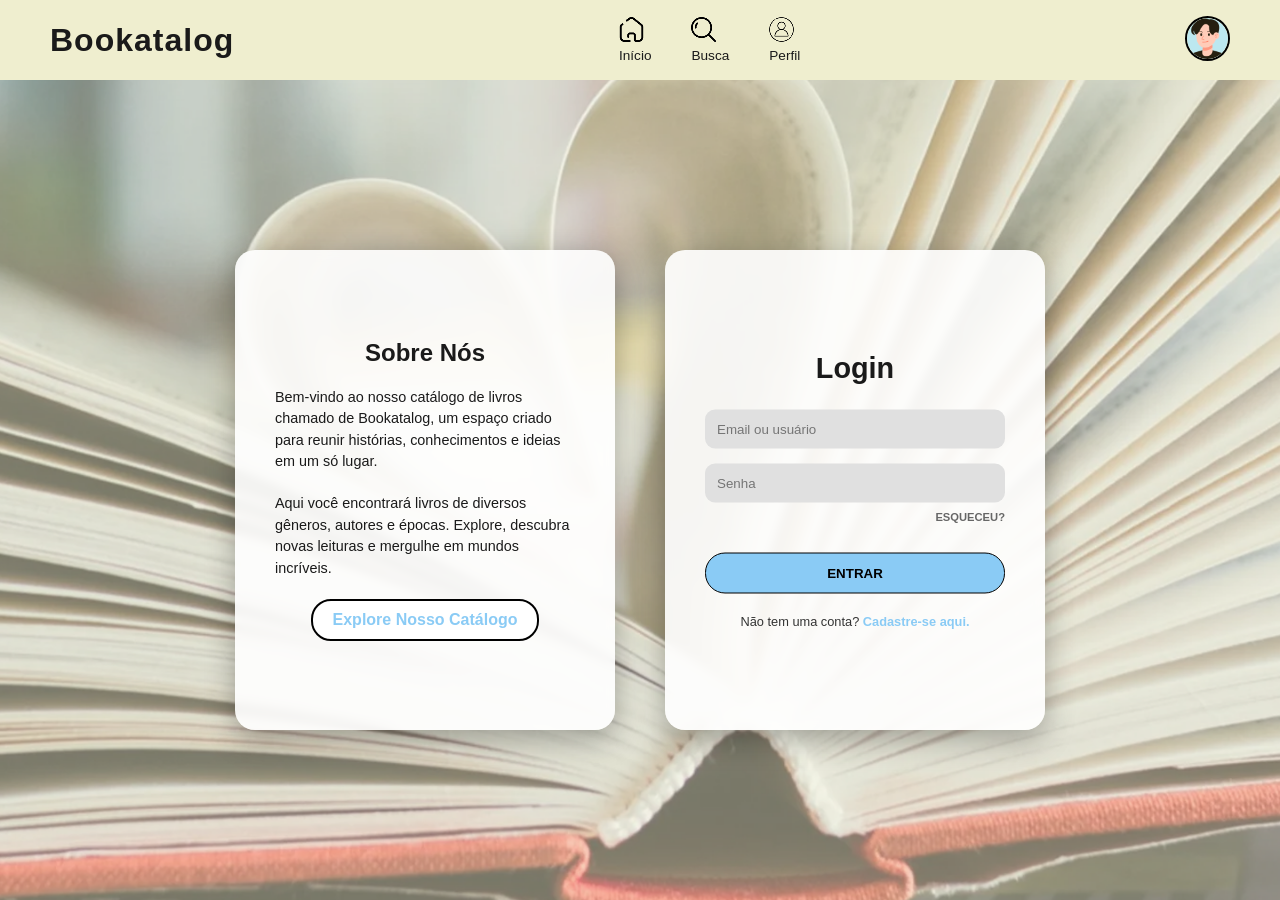
<file: index.html>
<!DOCTYPE html>
<html lang="pt-br">

<head>
  <meta charset="UTF-8">
  <meta name="viewport" content="width=device-width, initial-scale=1.0">
  <title>Bookatalog - Entrar</title>
  <link rel="stylesheet" href="assets/css/global.css">
  <link rel="stylesheet" href="assets/css/home.css">
</head>

<body>

  <header>
    <div class="logo">Bookatalog</div>
    <nav>
      <ul>
        <li><a href="index.html"><img src="assets/img/icons/home_icon.png" alt="Home"><br>Início</a></li>
        <li><a href="catalogo.html"><img src="assets/img/icons/search_icon.png" alt="Buscar"><br>Busca</a></li>
        <li><a href="perfil.html"><img src="assets/img/icons/perfil_icon.png" alt="Perfil"><br>Perfil</a></li>
      </ul>
    </nav>
    <div class="user-avatar"><img src="assets/img/icons/perfil.svg" alt="User"></div>
  </header>

  <main class="hero-section">

    <div class="card-glass info-card">
      <h2>Sobre Nós</h2>
      <p>Bem-vindo ao nosso catálogo de livros chamado de Bookatalog, um espaço criado para reunir histórias,
        conhecimentos e ideias em um só lugar.</p>
      <p>Aqui você encontrará livros de diversos gêneros, autores e épocas. Explore, descubra novas leituras e mergulhe
        em mundos incríveis.</p>
      <a href="catalogo.html" class="btn-explore">Explore Nosso Catálogo</a>
    </div>

    <div class="card-glass auth-container">

      <div class="form-wrapper" id="loginArea">
        <h2>Login</h2>
        <form>
          <div class="input-group">
            <input type="email" placeholder="Email ou usuário" required>
          </div>
          <div class="input-group">
            <input type="password" placeholder="Senha" required>
            <a href="#" class="forgot-pass">ESQUECEU?</a>
          </div>
          <button type="submit" class="btn-primary">ENTRAR</button>

          <div class="toggle-link">
            Não tem uma conta? <a href="#" onclick="openRegister(event)">Cadastre-se aqui.</a>
          </div>
        </form>
      </div>

      <div class="form-wrapper" id="registerArea">
        <h2>Cadastro</h2>
        <form>
          <div class="input-group">
            <input type="text" placeholder="Nome Completo" required>
          </div>
          <div class="input-group">
            <input type="email" placeholder="E-mail" required>
          </div>
          <div class="input-group">
            <input type="password" placeholder="Senha" required>
          </div>
          <button type="submit" class="btn-primary">CADASTRAR</button>

          <div class="toggle-link">
            Já tem uma conta? <a href="#" onclick="openLogin(event)">Faça login aqui.</a>
          </div>
        </form>
      </div>

    </div>
  </main>

  <script src="assets/js/script.js"></script>
</body>

</html>
</file>
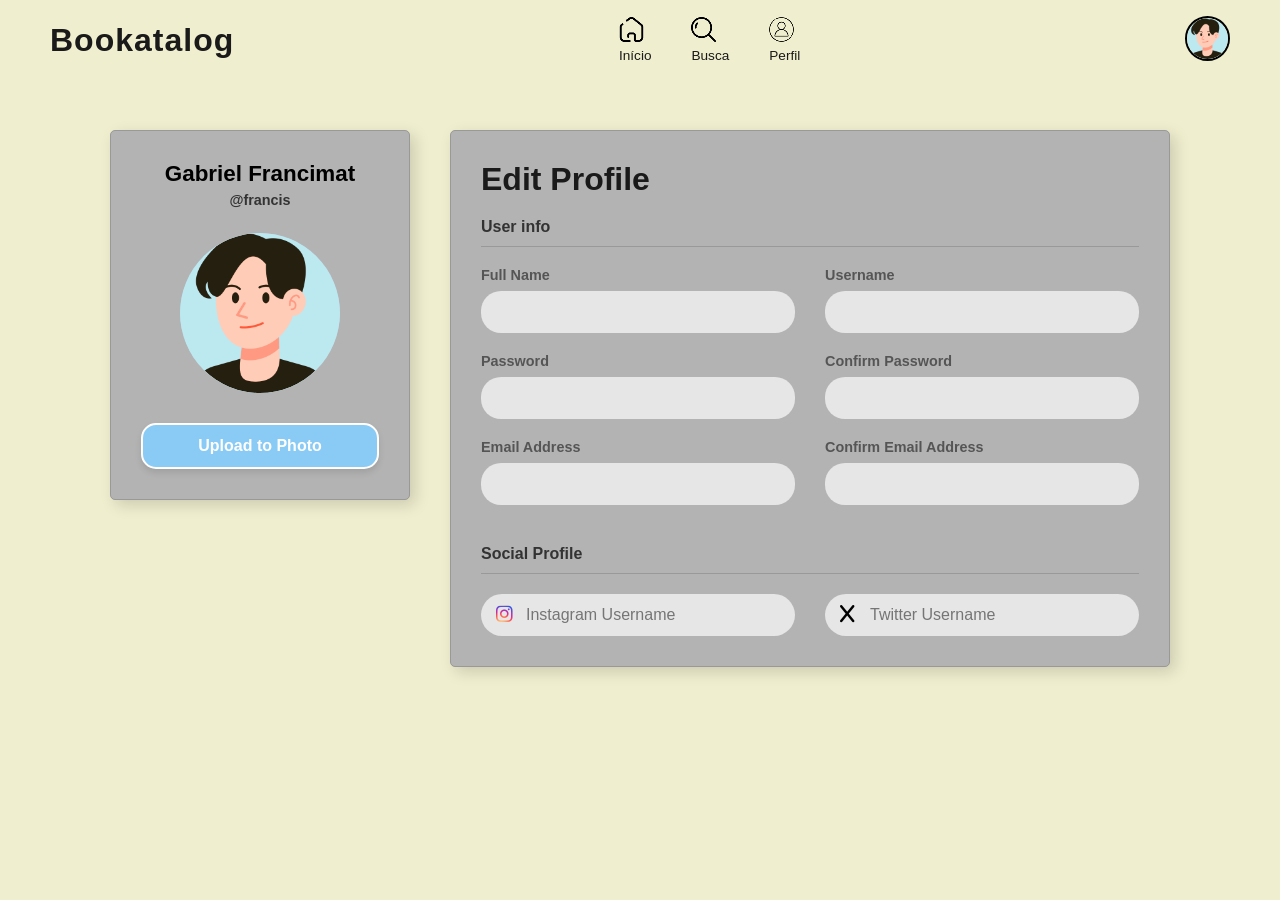
<file: perfil.html>
<!DOCTYPE html>
<html lang="pt-br">

<head>
    <meta charset="UTF-8">
    <meta name="viewport" content="width=device-width, initial-scale=1.0">
    <title>Bookatalog - Perfil</title>
    <link rel="stylesheet" href="assets/css/global.css">
    <link rel="stylesheet" href="assets/css/perfil.css">
    <link rel="stylesheet" href="https://cdnjs.cloudflare.com/ajax/libs/font-awesome/6.4.0/css/all.min.css">
</head>

<body>

    <header>
        <div class="logo">Bookatalog</div>
        <nav>
            <ul>
                <li><a href="index.html"><img src="assets/img/icons/home_icon.png" alt="Home"><br>Início</a></li>
                <li><a href="catalogo.html"><img src="assets/img/icons/search_icon.png" alt="Buscar"><br>Busca</a></li>
                <li><a href="perfil.html"><img src="assets/img/icons/perfil_icon.png" alt="Perfil"><br>Perfil</a></li>
            </ul>
        </nav>
        <div class="user-avatar"><img src="assets/img/icons/perfil.svg" alt="User"></div>
    </header>

    <main class="profile-container">

        <aside class="profile-card sidebar">
            <h2 class="user-name">Gabriel Francimat</h2>
            <p class="user-handle">@francis</p>

            <div class="avatar-large">
                <img id="profileAvatar" src="assets/img/icons/perfil.svg" alt="Gabriel Avatar">
            </div>

            <button class="btn-upload" id="uploadBtn">Upload to Photo</button>
            <input type="file" id="photoInput" accept="image/*" style="display: none;">
        </aside>

        <section class="profile-card main-content">
            <div class="form-header">
                <h1>Edit Profile</h1>
                <p class="section-label">User info</p>
            </div>

            <form class="edit-form">
                <div class="form-grid">
                    <div class="form-group">
                        <label>Full Name</label>
                        <input type="text">
                    </div>
                    <div class="form-group">
                        <label>Username</label>
                        <input type="text">
                    </div>

                    <div class="form-group">
                        <label>Password</label>
                        <input type="password">
                    </div>
                    <div class="form-group">
                        <label>Confirm Password</label>
                        <input type="password">
                    </div>

                    <div class="form-group">
                        <label>Email Address</label>
                        <input type="email">
                    </div>
                    <div class="form-group">
                        <label>Confirm Email Address</label>
                        <input type="email">
                    </div>
                </div>

                <p class="section-label social-label">Social Profile</p>
                <div class="social-row">
                    <div class="social-input-container">
                        <i class="fa-brands fa-instagram"></i>
                        <input type="text" placeholder="Instagram Username">
                    </div>

                    <div class="social-input-container">
                        <i class="fa-brands fa-x"></i>
                        <input type="text" placeholder="Twitter Username">
                    </div>
                </div>
            </form>
        </section>

    </main>

    <script src="assets/js/pages/perfil.js"></script>

</body>

</html>
</file>
<file: assets/css/global.css>
:root {
  --bg-bege: #EFEECF;
  --header-bg: #EFEECF;
  --accent-blue: #8ACBF5;
  --text-dark: #1A1A1A;
  --text-grey: #666666;
  --font-main: 'Segoe UI', Tahoma, Geneva, Verdana, sans-serif;
}

* { margin: 0; padding: 0; box-sizing: border-box; }

body {
  font-family: var(--font-main);
  background-color: var(--bg-bege);
  color: var(--text-dark);
}

header {
  display: flex;
  justify-content: space-between;
  align-items: center;
  padding: 10px 50px;
  background-color: var(--header-bg);
  height: 80px; 
}

.logo { font-size: 2rem; font-weight: 900; letter-spacing: 1px; }

nav ul { display: flex; list-style: none; gap: 40px; }

nav a {
  text-decoration: none;
  color: var(--text-dark);
  text-align: center;
  font-size: 0.85rem;
  font-weight: 500;
}

.user-avatar img {
  width: 45px; height: 45px; border-radius: 50%;
  object-fit: cover; border: 2px solid #000;
}
</file>
<file: assets/css/home.css>
.hero-section {
  position: relative;
  min-height: calc(100vh - 80px);
  display: flex;
  justify-content: center;
  align-items: center;
  gap: 50px;
  padding: 20px;
  overflow: hidden;
}

.hero-section::before {
  content: "";
  position: absolute;
  inset: 0;
  background-image: url("../img//backgrounds/bg-livro.png");
  background-size: cover;
  background-position: center;
  z-index: -1;
}


.card-glass {
  background: rgba(255, 255, 255, 0.9);
  padding: 40px;
  border-radius: 20px;
  box-shadow: 0 10px 30px rgba(0, 0, 0, 0.3);
  backdrop-filter: blur(5px);
  width: 380px;
  height: 480px; 
  display: flex;
  flex-direction: column;
  justify-content: center;
}


.info-card {
  align-items: center; 
}
.info-card h2 {
  margin-bottom: 20px;
  font-size: 1.5rem;
}
.info-card p {
  margin-bottom: 20px;
  line-height: 1.5;
  font-size: 0.9rem;
}

.btn-explore {
  background: white;
  border: 2px solid #000;
  padding: 10px 20px;
  border-radius: 20px;
  font-weight: bold;
  color: var(--accent-blue);
  text-decoration: none;
  display: inline-block;
}

.auth-container {
  position: relative;
  overflow: hidden; 
}


.form-wrapper {
  position: absolute;
  top: 50%;
  left: 50%;
  transform: translate(-50%, -50%);
  width: 100%;
  padding: 0 40px;
  transition: all 0.5s ease-in-out;
  opacity: 0;
  pointer-events: none;
  visibility: hidden;
}


.form-wrapper.active {
  opacity: 1;
  pointer-events: all;
  visibility: visible;
  transform: translate(-50%, -50%);
}


.slide-out-left {
  transform: translate(-150%, -50%) !important;
  opacity: 0;
}
.slide-in-right {
  transform: translate(150%, -50%) !important;
  opacity: 0;
}


.auth-container h2 {
  text-align: center;
  margin-bottom: 25px;
  font-size: 1.8rem;
}

.input-group {
  margin-bottom: 15px;
}
.input-group input {
  width: 100%;
  padding: 12px;
  border-radius: 10px;
  border: none;
  background: #e0e0e0;
  outline: none;
}


.forgot-pass {
  display: block;
  text-align: right;
  margin-top: 8px;
  font-size: 0.7rem;
  font-weight: bold;
  color: #666 !important; 
  text-decoration: none !important; 
  text-transform: uppercase;
}
.forgot-pass:hover {
  color: var(--accent-blue) !important;
}

.btn-primary {
  width: 100%;
  background-color: var(--accent-blue);
  border: 1px solid #000;
  padding: 12px;
  border-radius: 20px;
  font-weight: bold;
  cursor: pointer;
  margin-top: 15px;
  text-transform: uppercase;
}
.toggle-link {
  margin-top: 20px;
  text-align: center;
  font-size: 0.8rem;
  color: #333;
}
.toggle-link a {
  color: var(--accent-blue);
  font-weight: bold;
  text-decoration: none;
}
</file>
<file: assets/css/perfil.css>
.profile-container {
  max-width: 1100px;
  margin: 50px auto;
  padding: 0 20px;
  display: grid;
  grid-template-columns: 300px 1fr;
  gap: 40px;
  align-items: start;
}
.profile-card {
  background-color: #b3b3b3; 
  border-radius: 5px;
  padding: 30px;
  box-shadow: 5px 5px 15px rgba(0, 0, 0, 0.15);
}

.sidebar {
  text-align: center;
  border: 1px solid #999;
}

.user-name {
  font-size: 1.4rem;
  margin-bottom: 5px;
  color: #000;
}

.user-handle {
  font-size: 0.9rem;
  color: #333;
  margin-bottom: 25px;
  font-weight: bold;
}

.avatar-large {
  width: 160px;
  height: 160px;
  background-color: #bce0f0;
  border-radius: 50%;
  margin: 0 auto 30px;
  overflow: hidden;
  display: flex;
  justify-content: center;
  align-items: flex-end;
}

.avatar-large img {
  width: 100%;
  height: 100%;
  object-fit: cover;
}

.btn-upload {
  background-color: #8acbf5; 
  color: white;
  font-weight: bold;
  border: 2px solid white;
  padding: 12px 30px;
  border-radius: 15px;
  cursor: pointer;
  font-size: 1rem;
  width: 100%;
  box-shadow: 0 4px 6px rgba(0, 0, 0, 0.1);
  transition: transform 0.2s;
}

.btn-upload:hover {
  transform: translateY(-2px);
}

.main-content {
  border: 1px solid #999;
  min-height: 500px;
}

.form-header h1 {
  font-size: 2rem;
  margin-bottom: 20px;
}

.section-label {
  font-size: 1rem;
  color: #333;
  font-weight: bold;
  border-bottom: 1px solid #999;
  padding-bottom: 10px;
  margin-bottom: 20px;
}

.form-grid {
  display: grid;
  grid-template-columns: 1fr 1fr; 
  column-gap: 30px;
  row-gap: 20px;
  margin-bottom: 40px;
}

.form-group label {
  display: block;
  margin-bottom: 8px;
  color: #555;
  font-weight: bold;
  font-size: 0.9rem;
}

.form-group input {
  width: 100%;
  background-color: #e6e6e6; 
  border: none;
  border-radius: 20px; 
  padding: 12px 20px;
  font-size: 1rem;
  color: #333;
  outline: none;
}

.social-label {
  margin-top: 30px;
}

.social-row {
  display: flex;
  gap: 30px;
}

.social-input-container {
  position: relative;
  flex: 1;
}


.social-input-container i {
  position: absolute;
  left: 15px;
  top: 50%;
  transform: translateY(-50%);
  font-size: 1.2rem;
  z-index: 2;
}

.social-input-container input {
  width: 100%;
  background-color: #e6e6e6;
  border: none;
  border-radius: 25px;
  padding: 12px 20px 12px 45px; 
  font-size: 1rem;
  color: #333;
  outline: none;
}


.fa-instagram {
  background: radial-gradient(
    circle at 30% 107%,
    #fdf697 0%,
    #fdf497 5%,
    #fd5949 45%,
    #d6249f 60%,
    #285aeb 90%
  );
  -webkit-background-clip: text;
  background-clip: text;
  -webkit-text-fill-color: transparent;
}

.fa-x {
  color: #000;
}


@media (max-width: 768px) {
  .profile-container {
    grid-template-columns: 1fr; 
  }
  .form-grid {
    grid-template-columns: 1fr; 
  }
  .social-row {
    flex-direction: column;
    gap: 15px;
  }
}
</file>
